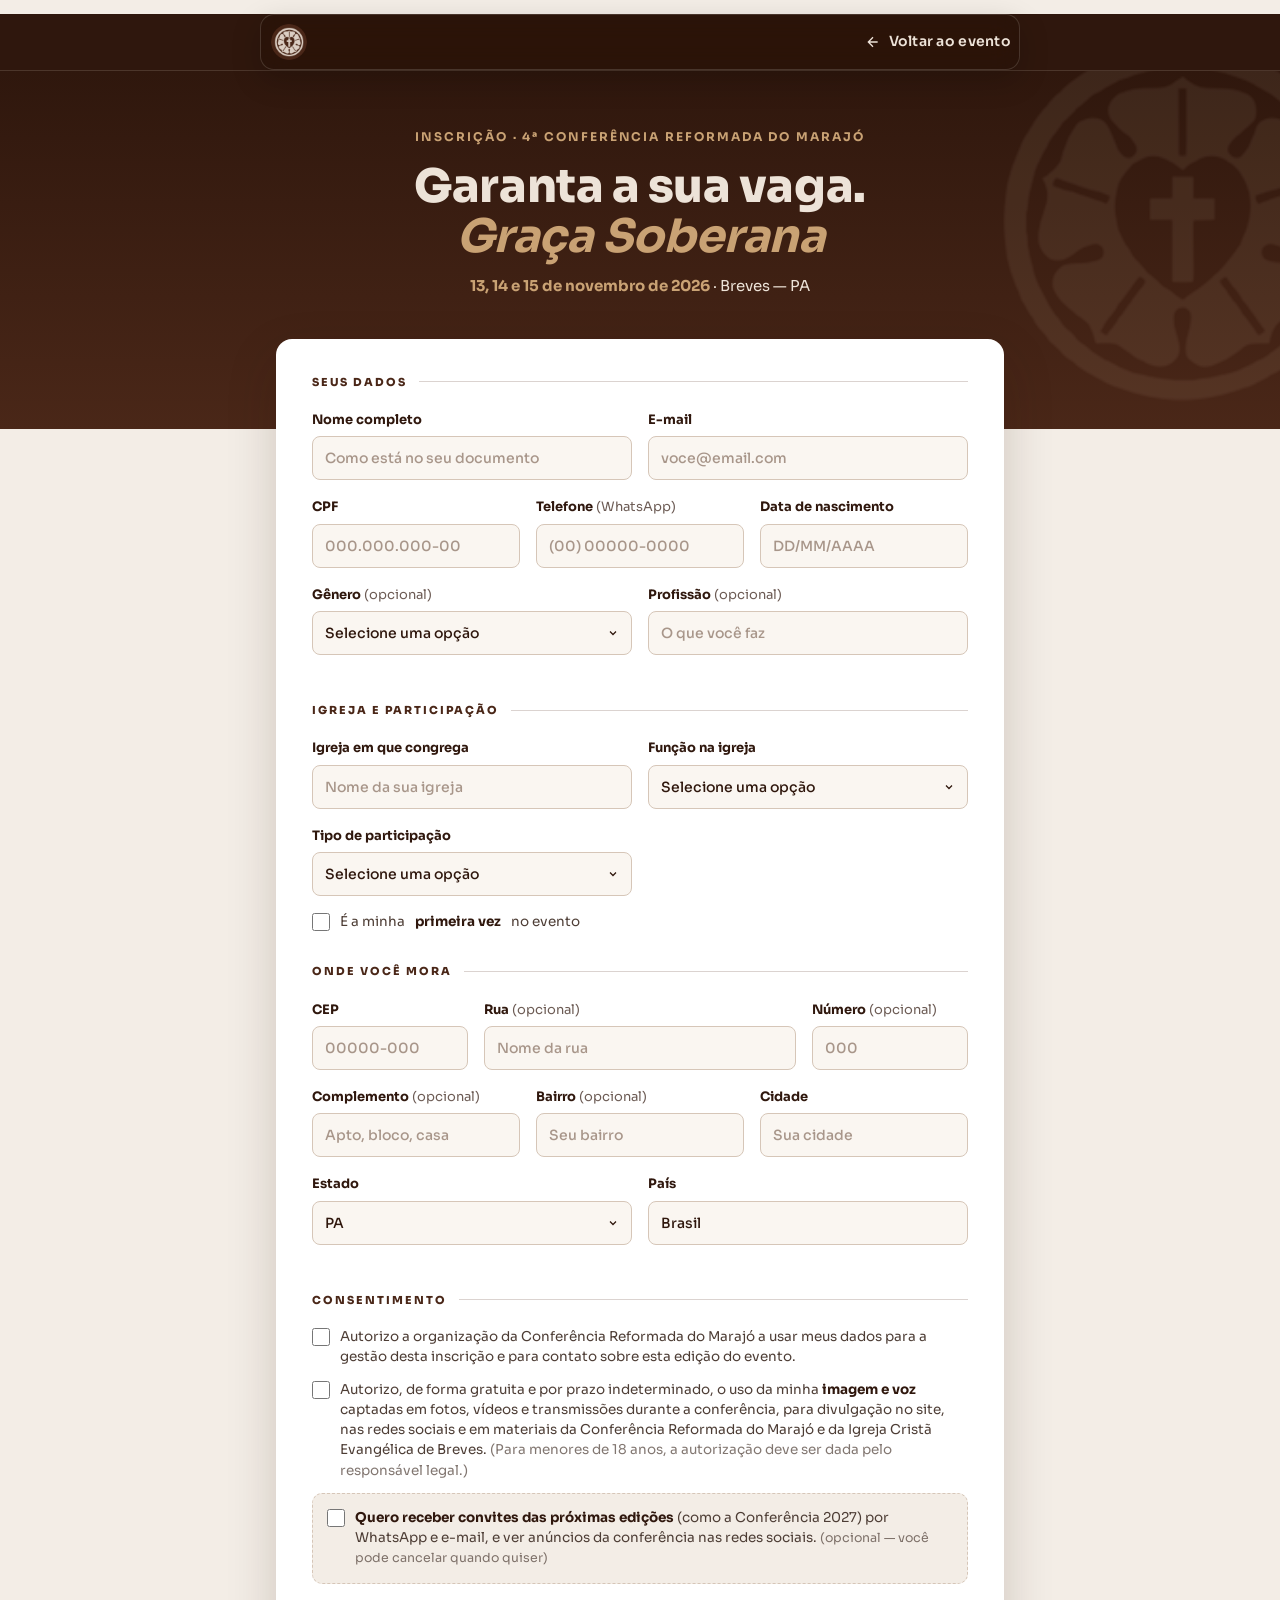
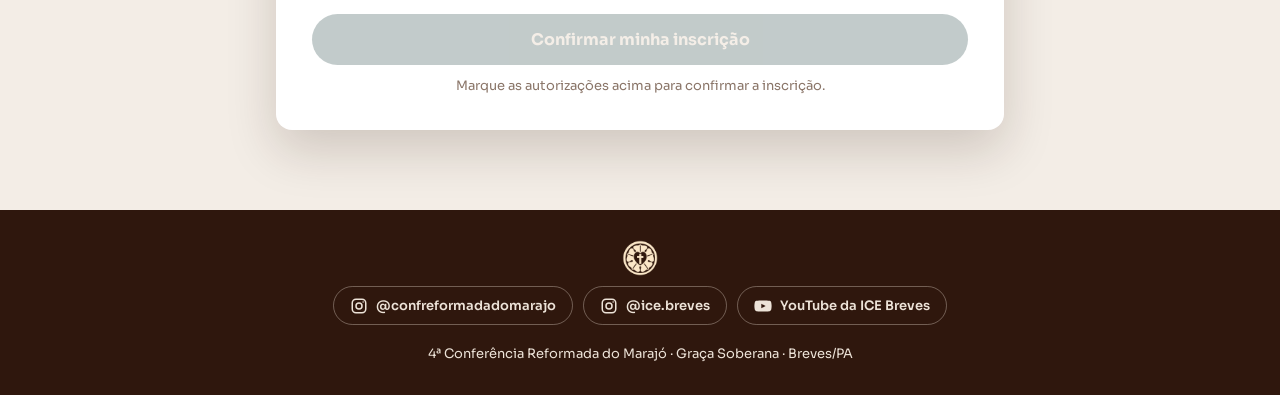
<file: inscricao.html>
<!doctype html>
<html lang="pt-BR">
<head>
<meta charset="utf-8">
<meta name="viewport" content="width=device-width,initial-scale=1">
<title>Inscrição · Graça Soberana</title>
<meta name="description" content="Inscreva-se na 4ª Conferência Reformada do Marajó — Graça Soberana. 13, 14 e 15 de novembro de 2026, Breves/PA.">
<meta name="theme-color" content="#2f170d">
<link rel="icon" href="img/favicon.png?v=2027">
<link rel="apple-touch-icon" href="img/icone.png?v=2027">
<link rel="preconnect" href="https://fonts.googleapis.com">
<link rel="preconnect" href="https://fonts.gstatic.com" crossorigin>
<link href="https://fonts.googleapis.com/css2?family=Sora:wght@300;400;500;600;700;800&family=Playfair+Display:ital,wght@1,400;1,600&display=swap" rel="stylesheet">
<link rel="stylesheet" href="style.css">
<script src="tracking.js"></script>
</head>
<body class="page-form">

<header class="form-header">
  <div class="wrap nav">
    <a class="logo" href="index.html" aria-label="Página inicial"><img src="img/icone.png" alt=""></a>
    <a class="back" href="index.html">
      <svg width="16" height="16" viewBox="0 0 24 24" fill="none" stroke="currentColor" stroke-width="2" aria-hidden="true"><path d="M19 12H5M12 19l-7-7 7-7"/></svg>
      Voltar ao evento</a>
  </div>
</header>

<section class="form-hero">
  <img class="watermark" src="img/rosa.png" alt="" aria-hidden="true">
  <p class="eyebrow">Inscrição · 4ª Conferência Reformada do Marajó</p>
  <h1>Garanta a sua vaga.<br><span>Graça Soberana</span></h1>
  <p class="when"><strong>13, 14 e 15 de novembro de 2026</strong> · <span style="white-space:nowrap">Breves — PA</span></p>
</section>

<main class="form-main">
  <form id="form" class="card" novalidate>

    <fieldset>
      <legend>Seus dados</legend>
      <div class="row r2">
        <label>Nome completo
          <input name="nome" required autocomplete="name" placeholder="Como está no seu documento"></label>
        <label>E-mail
          <input name="email" type="email" required autocomplete="email" placeholder="voce@email.com"></label>
      </div>
      <div class="row r3">
        <label>CPF
          <input name="cpf" required inputmode="numeric" data-mask="cpf" placeholder="000.000.000-00"></label>
        <label>Telefone <i>(WhatsApp)</i>
          <input name="telefone" type="tel" required autocomplete="tel" data-mask="tel" placeholder="(00) 00000-0000"></label>
        <label>Data de nascimento
          <input name="nascimento" required inputmode="numeric" data-mask="data" placeholder="DD/MM/AAAA"></label>
      </div>
      <div class="row r2">
        <label>Gênero <i>(opcional)</i>
          <select name="genero">
            <option value="">Selecione uma opção</option>
            <option>Masculino</option><option>Feminino</option>
          </select></label>
        <label>Profissão <i>(opcional)</i>
          <input name="profissao" placeholder="O que você faz"></label>
      </div>
    </fieldset>

    <fieldset>
      <legend>Igreja e participação</legend>
      <div class="row r2">
        <label>Igreja em que congrega
          <input name="igreja" required placeholder="Nome da sua igreja"></label>
        <label>Função na igreja
          <select name="funcao" required>
            <option value="">Selecione uma opção</option>
            <option>Membro</option><option>Pastor</option><option>Presbítero</option><option>Diácono</option>
            <option>Líder de ministério</option><option>Seminarista</option><option>Visitante / não membro</option><option>Outra</option>
          </select></label>
      </div>
      <div class="row r2">
        <label>Tipo de participação
          <select name="participacao" required>
            <option value="">Selecione uma opção</option>
            <option>Todos os dias (13 a 15)</option>
            <option>Somente sexta-feira (13)</option>
            <option>Somente sábado (14)</option>
            <option>Somente domingo (15)</option>
          </select></label>
      </div>
      <label class="check"><input type="checkbox" name="primeira_vez" value="Sim"> É a minha <b>primeira vez</b> no evento</label>
    </fieldset>

    <fieldset>
      <legend>Onde você mora</legend>
      <div class="row r-cep">
        <label>CEP
          <input name="cep" required inputmode="numeric" data-mask="cep" autocomplete="postal-code" placeholder="00000-000"></label>
        <label>Rua <i>(opcional)</i>
          <input name="rua" autocomplete="address-line1" placeholder="Nome da rua"></label>
        <label>Número <i>(opcional)</i>
          <input name="numero" placeholder="000"></label>
      </div>
      <div class="row r3">
        <label>Complemento <i>(opcional)</i>
          <input name="complemento" placeholder="Apto, bloco, casa"></label>
        <label>Bairro <i>(opcional)</i>
          <input name="bairro" placeholder="Seu bairro"></label>
        <label>Cidade
          <input name="cidade" required autocomplete="address-level2" placeholder="Sua cidade"></label>
      </div>
      <div class="row r2">
        <label>Estado
          <select name="estado" required>
            <option value="">Selecione uma opção</option>
            <option>AC</option><option>AL</option><option>AP</option><option>AM</option><option>BA</option><option>CE</option><option>DF</option>
            <option>ES</option><option>GO</option><option>MA</option><option>MT</option><option>MS</option><option>MG</option><option selected>PA</option>
            <option>PB</option><option>PR</option><option>PE</option><option>PI</option><option>RJ</option><option>RN</option><option>RS</option>
            <option>RO</option><option>RR</option><option>SC</option><option>SP</option><option>SE</option><option>TO</option><option>Outro país</option>
          </select></label>
        <label>País
          <input name="pais" required value="Brasil" autocomplete="country-name"></label>
      </div>
    </fieldset>

    <fieldset>
      <legend>Consentimento</legend>
      <label class="check"><input type="checkbox" name="consentimento" value="Sim" required>
        Autorizo a organização da Conferência Reformada do Marajó a usar meus dados para a gestão desta inscrição e para contato sobre esta edição do evento.</label>
      <label class="check"><input type="checkbox" name="uso_imagem" value="Sim" required>
        <span>Autorizo, de forma gratuita e por prazo indeterminado, o uso da minha <b>imagem e voz</b> captadas em fotos, vídeos e transmissões durante a conferência, para divulgação no site, nas redes sociais e em materiais da Conferência Reformada do Marajó e da Igreja Cristã Evangélica de Breves. <i>(Para menores de 18 anos, a autorização deve ser dada pelo responsável legal.)</i></span></label>
      <label class="check optin"><input type="checkbox" name="aceita_novidades" value="Sim">
        <span><b>Quero receber convites das próximas edições</b> (como a Conferência 2027) por WhatsApp e e-mail, e ver anúncios da conferência nas redes sociais. <i>(opcional — você pode cancelar quando quiser)</i></span></label>
    </fieldset>

    <p class="form-error" id="erro" role="alert" hidden></p>
    <button class="btn submit" type="submit" disabled>Confirmar minha inscrição</button>
    <p class="consent-hint" id="consentHint">Marque as autorizações acima para confirmar a inscrição.</p>
  </form>

  <div class="card done" id="sucesso" hidden tabindex="-1">
    <img src="img/icone.png" alt="">
    <h2>Inscrição confirmada!</h2>
    <p>Obrigado, <strong id="sucesso-nome"></strong>. Recebemos sua inscrição para a <b>Graça Soberana</b>, nos dias 13, 14 e 15 de novembro, em Breves — PA.</p>
    <p>Em breve entraremos em contato pelo WhatsApp ou e-mail informado.</p>
    <a class="btn" href="index.html">Voltar ao evento</a>
  </div>
</main>

<footer>
  <img src="img/rosa.png" alt="">
  <div class="social">
    <a href="https://www.instagram.com/confreformadadomarajo/" target="_blank" rel="noopener">
      <svg viewBox="0 0 24 24" width="18" height="18" fill="none" stroke="currentColor" stroke-width="2" aria-hidden="true"><rect x="3" y="3" width="18" height="18" rx="5"/><circle cx="12" cy="12" r="4"/><circle cx="17.5" cy="6.5" r="1" fill="currentColor" stroke="none"/></svg>
      @confreformadadomarajo</a>
    <a href="https://www.instagram.com/ice.breves/" target="_blank" rel="noopener">
      <svg viewBox="0 0 24 24" width="18" height="18" fill="none" stroke="currentColor" stroke-width="2" aria-hidden="true"><rect x="3" y="3" width="18" height="18" rx="5"/><circle cx="12" cy="12" r="4"/><circle cx="17.5" cy="6.5" r="1" fill="currentColor" stroke="none"/></svg>
      @ice.breves</a>
    <a href="https://www.youtube.com/@IgrejaCrist%C3%A3Evang%C3%A9licaBreves-P" target="_blank" rel="noopener">
      <svg viewBox="0 0 24 24" width="18" height="18" fill="currentColor" aria-hidden="true"><path d="M23 7.2a3 3 0 0 0-2.1-2.1C19 4.6 12 4.6 12 4.6s-7 0-8.9.5A3 3 0 0 0 1 7.2 31 31 0 0 0 .5 12a31 31 0 0 0 .5 4.8 3 3 0 0 0 2.1 2.1c1.9.5 8.9.5 8.9.5s7 0 8.9-.5a3 3 0 0 0 2.1-2.1 31 31 0 0 0 .5-4.8 31 31 0 0 0-.5-4.8zM9.75 15.02V8.98L15.5 12l-5.75 3.02z"/></svg>
      YouTube da ICE Breves</a>
  </div>
  4ª Conferência Reformada do Marajó · Graça Soberana · Breves/PA
</footer>

<script>
// ===== Edite aqui =====
// URL do "App da Web" do Google Apps Script (veja o arquivo google-apps-script.gs).
// Enquanto estiver vazio, o formulário NÃO envia os dados (apenas simula, para testes).
const ENDPOINT = "https://script.google.com/macros/s/AKfycbyOmeUepgjIdIoGSg8VUuMnpNWjtDxH8jsrORm-I0b5lf6218iZ82e05mleo9BNFbed/exec";
// ======================

const form = document.getElementById('form');
const erro = document.getElementById('erro');
rastrear('InscricaoIniciada');

// Máscaras
const masks = {
  cpf:  v => v.slice(0, 11).replace(/(\d{3})(\d)/, '$1.$2').replace(/(\d{3})(\d)/, '$1.$2').replace(/(\d{3})(\d{1,2})$/, '$1-$2'),
  tel:  v => v.slice(0, 11).replace(/^(\d{2})(\d)/, '($1) $2').replace(/(\d)(\d{4})$/, '$1-$2'),
  data: v => v.slice(0, 8).replace(/^(\d{2})(\d)/, '$1/$2').replace(/^(\d{2}\/\d{2})(\d)/, '$1/$2'),
  cep:  v => v.slice(0, 8).replace(/^(\d{5})(\d)/, '$1-$2')
};
form.querySelectorAll('[data-mask]').forEach(i => i.addEventListener('input', () => {
  i.value = masks[i.dataset.mask](i.value.replace(/\D/g, ''));
}));

// Validações extras
function cpfValido(c) {
  c = c.replace(/\D/g, '');
  if (c.length !== 11 || /^(\d)\1+$/.test(c)) return false;
  for (let t = 9; t < 11; t++) {
    let s = 0;
    for (let i = 0; i < t; i++) s += c[i] * (t + 1 - i);
    if (((s * 10) % 11) % 10 != c[t]) return false;
  }
  return true;
}
function dataValida(d) {
  const m = d.match(/^(\d{2})\/(\d{2})\/(\d{4})$/);
  if (!m) return false;
  const dt = new Date(m[3], m[2] - 1, m[1]);
  return dt.getDate() == m[1] && dt.getMonth() == m[2] - 1 && m[3] > 1900 && dt < new Date();
}
const extras = {
  cpf: i => cpfValido(i.value) || 'CPF inválido.',
  telefone: i => i.value.replace(/\D/g, '').length >= 10 || 'Telefone incompleto.',
  nascimento: i => dataValida(i.value) || 'Data de nascimento inválida.',
  cep: i => i.value.replace(/\D/g, '').length === 8 || 'CEP incompleto.'
};

// Preenche o endereço pelo CEP (ViaCEP)
form.cep.addEventListener('input', async () => {
  const cep = form.cep.value.replace(/\D/g, '');
  if (cep.length !== 8) return;
  try {
    const r = await (await fetch(`https://viacep.com.br/ws/${cep}/json/`)).json();
    if (r.erro) return;
    if (!form.rua.value) form.rua.value = r.logradouro || '';
    if (!form.bairro.value) form.bairro.value = r.bairro || '';
    form.cidade.value = r.localidade || form.cidade.value;
    if (r.uf) form.estado.value = r.uf;
    form.numero.focus();
  } catch (e) { /* sem internet: a pessoa preenche manualmente */ }
});

function validar() {
  let primeiro = null;
  form.querySelectorAll('input, select').forEach(i => {
    let msg = '';
    if (i.required && (i.type === 'checkbox' ? !i.checked : !i.value.trim())) msg = 'Campo obrigatório.';
    else if (i.type === 'email' && i.value && !i.checkValidity()) msg = 'E-mail inválido.';
    else if (i.value && extras[i.name]) { const r = extras[i.name](i); if (r !== true) msg = r; }
    const box = i.closest('label');
    box.classList.toggle('invalid', !!msg);
    box.querySelector('.msg')?.remove();
    if (msg && i.type !== 'checkbox') box.insertAdjacentHTML('beforeend', `<small class="msg">${msg}</small>`);
    if (msg && !primeiro) primeiro = i;
  });
  if (primeiro) primeiro.focus();
  return !primeiro;
}
form.addEventListener('input', e => {
  const box = e.target.closest('label');
  if (box?.classList.contains('invalid')) { box.classList.remove('invalid'); box.querySelector('.msg')?.remove(); }
});

// O botão só libera quando a pessoa marca as autorizações obrigatórias
const btnEnviar = form.querySelector('.submit');
const autorizacoes = [form.consentimento, form.uso_imagem];
const dica = document.getElementById('consentHint');
function liberarEnvio() {
  const ok = autorizacoes.every(c => c.checked);
  btnEnviar.disabled = !ok;
  dica.hidden = ok;
}
autorizacoes.forEach(c => c.addEventListener('change', liberarEnvio));
liberarEnvio();

form.addEventListener('submit', async e => {
  e.preventDefault();
  erro.hidden = true;
  if (!autorizacoes.every(c => c.checked)) return;
  if (!validar()) { erro.textContent = 'Confira os campos destacados.'; erro.hidden = false; return; }

  const btn = form.querySelector('.submit');
  btn.disabled = true; btn.textContent = 'Enviando…';
  const dados = Object.fromEntries(new FormData(form));
  dados.primeira_vez = dados.primeira_vez || 'Não';
  dados.aceita_novidades = dados.aceita_novidades || 'Não';
  dados.uso_imagem = dados.uso_imagem || 'Não';
  dados.data_inscricao = new Date().toLocaleString('pt-BR');

  try {
    if (ENDPOINT) {
      // text/plain evita o bloqueio de CORS do Google Apps Script
      await fetch(ENDPOINT, { method: 'POST', mode: 'no-cors', headers: { 'Content-Type': 'text/plain;charset=utf-8' }, body: JSON.stringify(dados) });
    } else {
      console.warn('ENDPOINT não configurado — inscrição apenas simulada:', dados);
    }
    rastrear('InscricaoConfirmada', { participacao: dados.participacao, primeira_vez: dados.primeira_vez });
    document.getElementById('sucesso-nome').textContent = dados.nome.split(' ')[0];
    form.hidden = true;
    const ok = document.getElementById('sucesso');
    ok.hidden = false; ok.focus();
    scrollTo({ top: document.querySelector('.form-main').offsetTop - 120, behavior: 'smooth' });
  } catch (err) {
    erro.textContent = 'Não foi possível enviar agora. Verifique sua conexão e tente novamente.';
    erro.hidden = false;
    btn.textContent = 'Confirmar minha inscrição';
    liberarEnvio();
  }
});
</script>
</body>
</html>
</file>
<file: style.css>
:root{
  --teal:#4A2718;
  --teal-2:#5b3322;
  --teal-3:#2f170d;
  --cream:#EDE3D8;
  --sand:#DBCEC3;
  --ink:#4d3d35;
  --gray:#e7ded4;
  --gutter:20px;
}
*{box-sizing:border-box;margin:0;padding:0}
html{scroll-behavior:smooth;scroll-padding-top:64px;-webkit-text-size-adjust:100%;text-size-adjust:100%}
/* trava a rolagem da página enquanto o menu do celular ou a biografia estão abertos
   (só no html: no body ele quebraria o cabeçalho fixo) */
html.locked{overflow:hidden}
body{font-family:Sora,system-ui,sans-serif;background:var(--teal-2);color:var(--cream);line-height:1.65;-webkit-font-smoothing:antialiased}
img{max-width:100%;display:block}
a{color:inherit}
a,button,[role=button]{-webkit-tap-highlight-color:transparent}
/* as margens laterais respeitam o recorte da câmera dos celulares deitados */
.wrap{max-width:960px;margin:0 auto;padding:0 20px;padding:0 max(var(--gutter),env(safe-area-inset-right)) 0 max(var(--gutter),env(safe-area-inset-left))}

/* ---------- Header ---------- */
/* menu flutuante de vidro sobre o vídeo do topo; escurece depois que o topo sai da tela */
.site-header{position:fixed;top:0;left:0;right:0;z-index:30;padding-top:env(safe-area-inset-top,0px);pointer-events:none}
.site-header>.nav{pointer-events:auto}
.nav{display:flex;align-items:center;justify-content:space-between;gap:8px;height:56px;max-width:760px;margin:14px auto 0;padding:0 8px 0 10px;
  border-radius:14px;background:rgba(30,16,10,.38);border:1px solid rgba(237,227,216,.16);
  -webkit-backdrop-filter:blur(14px) saturate(1.3);backdrop-filter:blur(14px) saturate(1.3);box-shadow:0 10px 30px rgba(0,0,0,.18);
  transition:background .35s,box-shadow .35s}
.solid .nav{background:rgba(47,23,13,.92);box-shadow:0 12px 30px rgba(0,0,0,.3)}
.nav .logo img{width:36px;height:36px;border-radius:50%}
.menu{list-style:none;display:flex;gap:4px;margin:0 auto}
.nav a{text-decoration:none;font-size:13px;font-weight:600;color:var(--cream);letter-spacing:.02em}
.menu a{display:block;padding:8px 14px;border-radius:9px;opacity:.88;transition:background .2s,opacity .2s}
.menu a.active{opacity:1;background:rgba(237,227,216,.1)}
.nav .pill{background:var(--cream);color:var(--teal-3);font-weight:700;padding:9px 16px;border-radius:9px;transition:background .2s,transform .15s}
@media (hover:hover){
  .menu a:hover{opacity:1;background:rgba(237,227,216,.12)}
  .nav .pill:hover{background:#fff}
}
.nav .pill:active{transform:scale(.95)}
.burger{display:none}

/* Menu do celular: o hambúrguer abre um painel com todos os links do desktop */
@media (max-width:680px){
  .nav{margin:10px 12px 0;margin:10px max(12px,env(safe-area-inset-right)) 0 max(12px,env(safe-area-inset-left));position:relative}
  .menu-open .nav{background:rgba(47,23,13,.97)}
  .nav .pill{order:1;margin-left:auto;padding:9px 14px}
  .burger{order:2;display:grid;place-items:center;width:44px;height:44px;margin:0 0 0 4px;padding:0;background:none;border:0;border-radius:50%;color:var(--cream);cursor:pointer;transition:background .2s}
  .burger span,.burger span::before,.burger span::after{display:block;width:22px;height:2px;border-radius:2px;background:currentColor;transition:transform .35s cubic-bezier(.6,0,.2,1),background-color .2s}
  .burger span{position:relative}
  .burger span::before,.burger span::after{content:"";position:absolute;left:0}
  .burger span::before{top:-7px}
  .burger span::after{top:7px}
  .burger:active{background:rgba(237,227,216,.14)}
  .burger:focus-visible{outline:2px solid var(--cream);outline-offset:2px}
  .menu-open .burger span{background-color:transparent}
  .menu-open .burger span::before{transform:translateY(7px) rotate(45deg)}
  .menu-open .burger span::after{transform:translateY(-7px) rotate(-45deg)}

  .menu{position:absolute;top:calc(100% + 8px);left:0;right:0;flex-direction:column;gap:0;margin:0;padding:4px 18px 10px;border-radius:14px;
    background:rgba(47,23,13,.97);box-shadow:0 18px 30px rgba(0,0,0,.3);max-height:calc(100vh - 90px);max-height:calc(100dvh - 90px);overflow:auto;overscroll-behavior:contain;
    visibility:hidden;clip-path:inset(0 0 100% 0);transition:clip-path .3s cubic-bezier(.6,0,.2,1),visibility 0s .3s}
  .menu-open .menu{visibility:visible;clip-path:inset(0 0 -60px 0);transition:clip-path .45s cubic-bezier(.2,.8,.2,1)}
  .menu li{--i:0;opacity:0;transform:translateY(-8px);transition:opacity .2s,transform .2s}
  .menu li:nth-child(2){--i:1}.menu li:nth-child(3){--i:2}.menu li:nth-child(4){--i:3}
  .menu-open .menu li{opacity:1;transform:none;transition:opacity .35s,transform .35s;transition-delay:calc(.08s + var(--i)*.05s)}
  .menu a{display:flex;align-items:center;gap:14px;padding:15px 4px;font-size:17px;border-radius:0;opacity:1;border-bottom:1px solid rgba(237,227,216,.12);transition:background .2s}
  .menu li:last-child a{border-bottom:0}
  .menu a::before{content:"";flex:none;width:7px;height:7px;border-radius:50%;background:rgba(237,227,216,.25);transition:background .3s,transform .3s}
  .menu a::after{content:"";flex:none;width:8px;height:8px;margin:0 6px 0 auto;border:solid currentColor;border-width:2px 2px 0 0;transform:rotate(45deg);opacity:.45}
  .menu a.active{background:none;color:#C9A274}
  .menu a.active::before{background:#C9A274;transform:scale(1.35)}
  .menu a:active{background:rgba(237,227,216,.07)}
  /* fundo escurecido sob o painel; tocar nele fecha o menu */
  .site-header::before{content:"";position:fixed;inset:0;z-index:-1;background:rgba(26,13,8,.5);pointer-events:auto;
    opacity:0;visibility:hidden;transition:opacity .3s,visibility 0s .3s}
  .menu-open::before{opacity:1;visibility:visible;transition:opacity .3s}
}

/* ---------- Hero ---------- */
/* o vídeo do anúncio cobre a tela inteira; textos embaixo, como numa capa de filme */
.hero{position:relative;overflow:hidden;min-height:100vh;min-height:100svh;display:flex;flex-direction:column;justify-content:flex-end;
  padding:110px 0 34px;padding-bottom:calc(34px + env(safe-area-inset-bottom,0px));background:#14100d;color:#fff}
.hero-video{position:absolute;inset:0;width:100%;height:100%;object-fit:cover}
.hero-shade{position:absolute;inset:0;pointer-events:none;
  background:linear-gradient(180deg,rgba(10,8,6,.55) 0%,rgba(10,8,6,0) 22%,rgba(10,8,6,0) 42%,rgba(10,8,6,.55) 70%,rgba(10,8,6,.88) 100%),
             linear-gradient(90deg,rgba(10,8,6,.45) 0%,rgba(10,8,6,0) 60%)}
.hero .wrap{position:relative;width:100%;max-width:1240px}
.hero-inner{display:flex;align-items:flex-end;justify-content:space-between;gap:30px;padding-bottom:18px;border-bottom:1px solid rgba(255,255,255,.28)}
.hero-kicker{display:flex;align-items:center;gap:10px;margin-bottom:14px;font-size:13px;font-weight:600;letter-spacing:.14em;text-transform:uppercase;color:rgba(255,255,255,.85)}
.hero-kicker img{width:30px;height:30px;border-radius:50%}
.hero h1{font-size:clamp(34px,4.4vw,58px);font-weight:700;line-height:1;letter-spacing:-.03em;text-shadow:0 2px 30px rgba(0,0,0,.35)}
.hero-actions{display:flex;flex-wrap:wrap;align-items:center;gap:12px;margin-top:28px}
.btn-hero{display:inline-flex;align-items:center;gap:10px;padding:12px 20px;border-radius:8px;background:#fff;color:#1d1a17;
  font-size:14px;font-weight:600;text-decoration:none;transition:transform .2s,background .2s}
.btn-hero .dot{width:7px;height:7px;border-radius:50%;background:#C9A274;box-shadow:0 0 0 3px rgba(201,162,116,.3)}
.som{display:inline-flex;align-items:center;gap:9px;padding:11px 16px;border-radius:8px;border:1px solid rgba(255,255,255,.35);
  background:rgba(255,255,255,.08);color:#fff;font:600 14px Sora,sans-serif;cursor:pointer;
  -webkit-backdrop-filter:blur(8px);backdrop-filter:blur(8px);transition:background .2s,border-color .2s}
.som svg{width:18px;height:18px;fill:none;stroke:currentColor;stroke-width:1.8;stroke-linecap:round;stroke-linejoin:round}
.som .on,.som[aria-pressed=true] .off{display:none}
.som[aria-pressed=true] .on{display:block}
@media (hover:hover){
  .btn-hero:hover{transform:translateY(-2px)}
  .som:hover{background:rgba(255,255,255,.16);border-color:rgba(255,255,255,.6)}
}
.btn-hero:active,.som:active{transform:scale(.97)}
.btn-hero:focus-visible,.som:focus-visible,.hero-down:focus-visible{outline:2px solid #fff;outline-offset:3px}
.hero-side-title{font-size:clamp(17px,1.6vw,21px);font-weight:400;white-space:nowrap;color:rgba(255,255,255,.92)}
.hero-foot{display:flex;align-items:flex-start;justify-content:space-between;gap:30px;padding-top:20px}
.hero-down{flex:none;display:grid;place-items:center;width:40px;height:40px;border-radius:50%;border:1px solid rgba(255,255,255,.4);color:#fff;transition:background .2s,border-color .2s}
.hero-down svg{width:16px;height:16px;fill:none;stroke:currentColor;stroke-width:1.8;stroke-linecap:round;stroke-linejoin:round}
@media (hover:hover){.hero-down:hover{background:rgba(255,255,255,.12);border-color:#fff}}
.hero-foot p{max-width:380px;font-size:13.5px;line-height:1.6;color:rgba(255,255,255,.75)}
.hero-foot strong{color:#fff;font-weight:600}
@media (max-width:760px){
  .hero{padding-top:96px}
  .hero-inner{flex-direction:column;align-items:flex-start;gap:22px}
  .hero-foot{flex-direction:row-reverse}
  .hero-foot p{max-width:none}
}

/* ---------- Galeria (carrossel de fotos de 2026) ---------- */
.galeria{background:var(--teal-3);padding:90px 0 80px;overflow:hidden}
.galeria .wrap{max-width:1240px}
.galeria-head{display:flex;align-items:flex-end;justify-content:space-between;gap:30px;margin-bottom:36px}
.galeria h2{margin:8px 0 12px;text-transform:none;letter-spacing:-.01em;font-size:clamp(28px,3.6vw,42px);line-height:1.1;color:var(--cream)}
.galeria-sub{max-width:520px;opacity:.82;font-size:15.5px}
.galeria-nav{display:flex;gap:10px;flex:none}
.galeria-nav button{display:grid;place-items:center;width:48px;height:48px;border-radius:50%;border:1px solid rgba(237,227,216,.35);background:none;color:var(--cream);cursor:pointer;transition:background .2s,border-color .2s,transform .15s}
.galeria-nav svg{width:20px;height:20px;fill:none;stroke:currentColor;stroke-width:1.8;stroke-linecap:round;stroke-linejoin:round}
@media (hover:hover){.galeria-nav button:hover{background:var(--cream);color:var(--teal-3);border-color:var(--cream)}}
.galeria-nav button:active{transform:scale(.94)}
/* a faixa começa alinhada ao conteúdo e vaza até a borda direita da tela */
.carrossel{--borda:max(var(--gutter),calc((100vw - 1240px)/2 + var(--gutter)));display:flex;gap:16px;overflow-x:auto;scroll-snap-type:x mandatory;
  padding:0 var(--borda);scroll-padding:0 var(--borda);scrollbar-width:none;overscroll-behavior-x:contain}
.carrossel::-webkit-scrollbar{display:none}
.carrossel:focus-visible{outline:2px solid var(--cream);outline-offset:6px}
.foto{flex:0 0 clamp(220px,22vw,290px);margin:0;scroll-snap-align:start;border-radius:14px;overflow:hidden;background:var(--teal);box-shadow:0 18px 36px rgba(0,0,0,.3)}
.foto img{width:100%;height:auto;aspect-ratio:9/16;object-fit:cover;transition:transform .6s}
@media (hover:hover){.foto:hover img{transform:scale(1.04)}}
.carrossel-barra{height:2px;margin-top:30px;background:rgba(237,227,216,.15);border-radius:2px;overflow:hidden}
.carrossel-barra span{display:block;height:100%;width:20%;background:#C9A274;border-radius:2px;transition:transform .15s linear}
@media (max-width:760px){
  .galeria{padding:64px 0 60px}
  .galeria-head{flex-direction:column;align-items:flex-start;gap:20px;margin-bottom:28px}
  .foto{flex-basis:62vw}
}

/* ---------- Mantenedores ---------- */
.mantenedores{background:#f3ede6;color:var(--ink);padding:96px 0}
.mant-grid{max-width:1180px;display:grid;grid-template-columns:1.2fr 1fr;gap:64px;align-items:center}
.mantenedores h2{margin:14px 0 22px;color:var(--teal-3);text-transform:none;letter-spacing:-.01em;font-size:clamp(28px,3.6vw,40px);line-height:1.15}
.mant-text>p{font-size:16px;margin-bottom:16px}
.mant-text strong{color:var(--teal-3)}
.mant-itens{list-style:none;display:grid;gap:16px;margin:30px 0}
.mant-itens li{display:flex;gap:14px;align-items:flex-start;font-size:14.5px;line-height:1.5;color:#7a6a62}
.mant-itens b{display:block;color:var(--teal-3);font-size:15.5px}
.mant-itens svg{flex:none;width:42px;height:42px;padding:9px;border-radius:50%;background:rgba(74,39,24,.1);fill:none;stroke:var(--teal);stroke-width:1.6;stroke-linecap:round;stroke-linejoin:round}
.mantenedores blockquote{padding:18px 22px;border-left:4px solid var(--teal);background:rgba(74,39,24,.07);font-style:italic;color:var(--teal-3)}
.mantenedores blockquote cite{display:block;margin-top:6px;font-style:normal;font-weight:700;font-size:13px}
.pix-card{background:var(--teal);color:var(--cream);border-radius:20px;padding:38px 34px;text-align:center;box-shadow:0 24px 50px rgba(47,23,13,.3)}
.pix-kicker{font-size:12px;font-weight:700;letter-spacing:.16em;text-transform:uppercase;color:#C9A274}
.pix-qr{width:190px;height:190px;margin:20px auto 22px;padding:12px;background:#fff;border-radius:14px}
.pix-card h3{font-size:20px;line-height:1.3;color:var(--cream)}
.pix-label{margin-top:16px;font-size:12px;letter-spacing:.08em;text-transform:uppercase;opacity:.75}
.pix-copiar{display:inline-flex;align-items:center;gap:10px;margin-top:6px;padding:10px 16px;border-radius:10px;border:1px dashed rgba(237,227,216,.5);
  background:rgba(47,23,13,.5);color:var(--cream);font:700 18px Sora,sans-serif;letter-spacing:.03em;cursor:pointer;transition:background .2s,border-color .2s}
.pix-copiar svg{width:18px;height:18px;fill:none;stroke:currentColor;stroke-width:1.8;stroke-linecap:round;stroke-linejoin:round;opacity:.8}
@media (hover:hover){.pix-copiar:hover{background:rgba(47,23,13,.85);border-color:var(--cream)}}
.pix-copiar.copiado{border-style:solid;border-color:#CDB0A1}
.pix-ok{min-height:22px;margin-top:6px;font-size:13px;font-weight:600;color:#CDB0A1}
.mant-btn{margin-top:10px}
.pix-obs{margin-top:16px;font-size:13px;opacity:.8}
@media (max-width:900px){
  .mantenedores{padding:64px 0}
  .mant-grid{grid-template-columns:1fr;gap:44px}
}
@media (max-width:400px){.pix-card{padding:30px 18px}.pix-copiar{font-size:16px}}
.eyebrow-dark+h2{margin-top:14px}

.btn{display:inline-block;background:var(--cream);color:var(--teal-3);text-decoration:none;font-weight:700;font-size:15px;
  padding:12px 28px;border-radius:999px;box-shadow:0 8px 22px rgba(0,0,0,.25);transition:transform .2s,box-shadow .2s}
@media (hover:hover){.btn:hover{transform:translateY(-2px);box-shadow:0 12px 28px rgba(0,0,0,.3)}}
.btn:active{transform:scale(.97);box-shadow:0 4px 14px rgba(0,0,0,.25)}
.hero .btn{margin-top:28px;padding:15px 36px;font-size:17px}

.countdown{display:flex;justify-content:center;gap:12px;margin-top:30px}
.countdown div{min-width:70px;padding:10px 6px;border:1px solid rgba(237,227,216,.35);border-radius:8px;background:rgba(47,23,13,.35)}
.countdown b{display:block;font-size:26px;font-weight:800;line-height:1.1;font-variant-numeric:tabular-nums}
.countdown span{font-size:11px;text-transform:uppercase;letter-spacing:.08em;opacity:.8}

/* ---------- Igreja anfitriã ---------- */
.igreja{background:#f3ede6;color:var(--ink);padding:96px 0}
.igreja-grid{max-width:1180px;display:grid;grid-template-columns:1.05fr 1fr;gap:64px;align-items:center}
.eyebrow-dark{display:flex;align-items:center;gap:10px;font-size:14px;font-weight:600;letter-spacing:.08em;text-transform:uppercase;color:var(--teal)}
.eyebrow-dark img{width:34px;height:34px;border-radius:50%}
.igreja h2{margin:14px 0 22px;color:var(--teal-3);text-transform:none;letter-spacing:-.01em;font-size:clamp(28px,3.6vw,40px);line-height:1.15}
.igreja-text>p{font-size:16px;margin-bottom:16px}
.igreja-text strong{color:var(--teal-3)}
.igreja h3{margin:34px 0 16px;font-size:18px;font-weight:700;color:var(--teal-3)}
.features{list-style:none;display:grid;grid-template-columns:1fr 1fr;gap:18px 28px}
.features li{display:flex;gap:12px;align-items:flex-start;font-size:14.5px;line-height:1.5;color:#7a6a62}
.features svg{flex:none;width:26px;height:26px;fill:none;stroke:var(--teal);stroke-width:1.6;stroke-linecap:round;stroke-linejoin:round}
.igreja-foto{margin:0}
.igreja-foto img{width:100%;height:auto;aspect-ratio:16/10;object-fit:cover;border-radius:18px;box-shadow:0 24px 50px rgba(47,23,13,.25)}
.igreja-foto figcaption{display:flex;align-items:center;gap:6px;margin-top:14px;font-size:13px;color:#7a6a62}
.igreja-foto figcaption::before{content:"";width:8px;height:8px;border-radius:50%;background:var(--teal)}
@media (max-width:900px){
  .igreja{padding:64px 0}
  .igreja-grid{grid-template-columns:1fr;gap:40px}
  .igreja-foto{order:-1}
}
@media (max-width:560px){
  .features{grid-template-columns:1fr}
}

/* ---------- Sobre ---------- */
.sobre{background:var(--gray);color:var(--ink);padding:96px 0}
.sobre .wrap{max-width:1180px}
.sobre-grid{display:grid;grid-template-columns:1.15fr 1fr;gap:64px;align-items:start}

/* Linha do tempo das edições (solas da Reforma) */
.historia{position:sticky;top:90px;background:var(--teal);color:var(--cream);border-radius:16px;padding:34px 32px;box-shadow:0 20px 44px rgba(47,23,13,.25)}
.sobre .historia-kicker{margin:0;font-size:12px;font-weight:700;letter-spacing:.16em;text-transform:uppercase;color:#C9A274}
.historia h3{font-size:26px;font-weight:800;color:var(--cream);margin:6px 0 10px}
.sobre .historia-intro{font-size:14px;opacity:.85;margin-bottom:26px}
.timeline{list-style:none;position:relative}
.timeline::before{content:"";position:absolute;left:21px;top:8px;bottom:8px;width:2px;background:rgba(237,227,216,.25)}
.timeline li{position:relative;display:grid;grid-template-columns:44px 1fr;gap:16px;padding-bottom:22px}
.timeline li:last-child{padding-bottom:0}
.timeline .ed{position:relative;z-index:1;width:44px;height:44px;border-radius:50%;display:grid;place-items:center;
  background:var(--teal-3);border:2px solid rgba(237,227,216,.45);font-weight:800;font-size:14px}
.timeline small{display:block;font-size:12px;letter-spacing:.04em;opacity:.8}
.timeline small em{font-style:italic;color:#C9A274}
.timeline strong{display:block;font-size:17px;line-height:1.3;margin:2px 0 3px;color:var(--cream)}
.timeline .ref{display:block;font-size:13px;font-style:italic;opacity:.8}
.timeline .who{display:block;font-size:12.5px;opacity:.7;margin-top:4px}
.timeline .atual .ed{background:#C9A274;border-color:#C9A274;color:var(--teal-3)}
.timeline .atual strong{color:#C9A274;font-size:19px}
.timeline .atual small b{display:inline-block;margin-left:4px;padding:1px 8px;border-radius:999px;background:var(--cream);color:var(--teal-3);font-size:10.5px;text-transform:uppercase;letter-spacing:.06em}
.timeline .futura .ed{background:transparent;border-style:dashed}
.timeline .futura strong{opacity:.6;font-weight:600}
/* No celular a trajetória não fica fixa ao lado do texto: a linha dourada se preenche até a edição atual e cada edição acende conforme a rolagem */
.timeline.progress::after{content:"";position:absolute;left:21px;top:8px;width:2px;height:var(--fim,0);background:#C9A274;transform-origin:top;transform:scaleY(var(--p,0));transition:transform .15s linear}
.timeline.progress li>div{transition:opacity .5s}
.timeline.progress .ed{transition:transform .5s cubic-bezier(.3,1.6,.5,1),background-color .4s,border-color .4s,color .4s}
.timeline.progress li:not(.on)>div{opacity:.35}
.timeline.progress li:not(.on) .ed{transform:scale(.86);background:var(--teal-3);border-color:rgba(237,227,216,.2);color:rgba(237,227,216,.45)}
@media (max-width:900px){
  .sobre-grid{grid-template-columns:1fr;gap:44px}
  .historia{position:static;padding:28px 22px}
}
.badge{width:116px;height:116px;margin:0 auto 44px;border-radius:50%;background:var(--teal);display:grid;place-items:center;box-shadow:0 10px 24px rgba(74,39,24,.3)}
.badge img{width:86px}
.sobre h2{color:var(--teal);text-align:center}
.sobre p{font-size:15.5px;margin-bottom:20px}
.sobre blockquote{margin:30px 0;padding:18px 22px;border-left:4px solid var(--teal);background:rgba(74,39,24,.07);font-style:italic;color:var(--teal-3)}
.sobre blockquote cite{display:block;margin-top:6px;font-style:normal;font-weight:700;font-size:13px}

/* ---------- Seções escuras ---------- */
section.dark{padding:84px 0;text-align:center}
section.alt{background:var(--teal)}
h2{font-size:clamp(24px,3.2vw,30px);font-weight:800;letter-spacing:.04em;color:var(--sand);margin-bottom:44px;text-transform:uppercase}

/* ---------- Programação ---------- */
.agenda{background:var(--teal-3)}
.agenda h2{margin-bottom:10px}
.agenda-sub{margin-bottom:44px;opacity:.85}
.day{display:grid;grid-template-columns:190px 1fr;gap:36px;padding:34px 0;border-top:1px solid rgba(237,227,216,.18);text-align:left}
.day:last-child{border-bottom:1px solid rgba(237,227,216,.18)}
.day:nth-of-type(1){--day:var(--cream)}
.day:nth-of-type(2){--day:#C9A274}
.day:nth-of-type(3){--day:#CDB0A1}
.day-date{display:grid;grid-template-columns:auto 1fr;grid-template-areas:"tag num" "mes mes";align-items:end;column-gap:10px;align-self:start;position:sticky;top:80px}
.day-date .tag{grid-area:tag;margin-bottom:12px;padding:2px 9px;border-radius:4px;font-size:12px;font-weight:700;text-transform:uppercase;letter-spacing:.04em;color:var(--teal-3)}
.tag.t1{background:var(--cream)}.tag.t2{background:#C9A274}.tag.t3{background:#CDB0A1}
.day-date b{grid-area:num;font-size:68px;font-weight:800;line-height:1;letter-spacing:-.02em}
.day-date small{grid-area:mes;margin-top:6px;font-size:14px;opacity:.8}
.day-body{display:grid;grid-template-columns:repeat(auto-fit,minmax(min(250px,100%),1fr));gap:28px 36px;padding-left:36px;border-left:2px solid var(--day,rgba(237,227,216,.35))}
.period h3{font-size:13px;font-weight:700;text-transform:uppercase;letter-spacing:.1em;color:#C9A274;margin-bottom:12px}
.period ul{list-style:none}
.period li{position:relative;padding:6px 0 6px 66px;font-size:14.5px;line-height:1.45}
.period li time{position:absolute;left:0;font-weight:700;opacity:.75;font-variant-numeric:tabular-nums}
.period li em{display:block;font-size:13px;opacity:.75}
.period li.hl strong{color:var(--sand);font-weight:700}

/* ---------- Preletores ---------- */
#preletores .wrap{max-width:1120px}
.speakers{display:flex;flex-wrap:wrap;justify-content:center;gap:28px}
/* o cartão inteiro abre a biografia (o botão se estende por cima dele) */
.sp{position:relative;display:flex;flex-direction:column;flex:0 0 calc((100% - 4*28px)/5)}
.sp img{width:100%;aspect-ratio:600/740;object-fit:cover;border-radius:6px;margin-bottom:18px;box-shadow:0 14px 30px rgba(0,0,0,.25);transition:transform .3s,box-shadow .3s}
.sp h3{font-size:17px;font-weight:700;color:var(--sand);line-height:1.3}
.sp small{display:block;font-size:12px;letter-spacing:.08em;text-transform:uppercase;opacity:.7;margin-bottom:4px}
.sp button{align-self:center;margin-top:auto;padding-top:8px;background:none;border:0;color:var(--cream);font:300 16px Sora,sans-serif;cursor:pointer}
.sp button::after{content:"";position:absolute;inset:0;border-radius:8px}
.sp button:focus-visible{outline:0}
.sp button:focus-visible::after{outline:2px solid var(--cream);outline-offset:6px}
@media (hover:hover){
  .sp:hover img{transform:translateY(-4px)}
  .sp:hover button{text-decoration:underline;text-underline-offset:4px}
}
.sp:active img{transform:translateY(-2px) scale(.98)}
/* no toque: a foto se ergue ao passar pelo meio da tela e o "Biografia" já aparece sublinhado */
@media (hover:none){
  .sp button{text-decoration:underline;text-decoration-color:rgba(237,227,216,.4);text-underline-offset:5px}
  .sp.in-view img{transform:translateY(-4px);box-shadow:0 22px 38px rgba(0,0,0,.33)}
  .sp.in-view:active img{transform:translateY(-2px) scale(.98)}
}

/* ---------- Local ---------- */
.local p{font-size:15px}
.maplink{display:inline-flex;align-items:center;gap:6px;margin-top:14px;padding:4px 0;font-size:14px;opacity:.85;text-decoration:none}
@media (hover:hover){.maplink:hover{opacity:1;text-decoration:underline}}
.maplink:active{opacity:1}
.map{width:100%;height:100%;min-height:360px;border:0;display:block;border-radius:10px}
.local-grid{display:grid;grid-template-columns:1.25fr 1fr;gap:32px;margin-top:34px;text-align:left;align-items:stretch}
.chegar{background:rgba(47,23,13,.55);border:1px solid rgba(237,227,216,.18);border-radius:10px;padding:28px 30px}
.chegar h3{font-size:22px;font-weight:800;color:var(--sand);margin-bottom:20px}
.via+.via{margin-top:22px;padding-top:20px;border-top:1px solid rgba(237,227,216,.15)}
.via h4{display:flex;align-items:center;flex-wrap:wrap;gap:4px 10px;font-size:13px;font-weight:700;letter-spacing:.1em;text-transform:uppercase;color:#C9A274;margin-bottom:8px}
.via h4 small{font-size:11px;font-weight:500;letter-spacing:.04em;text-transform:none;opacity:.8;color:var(--cream)}
.via h4 svg{width:20px;height:20px;fill:none;stroke:currentColor;stroke-width:1.7;stroke-linecap:round;stroke-linejoin:round}
.via p{font-size:15px}
.barcos{list-style:none}
.barcos li{padding:12px 0}
.barcos li+li{border-top:1px dashed rgba(237,227,216,.15)}
.barcos strong{display:block;font-size:15.5px;color:var(--sand)}
.barcos span{display:block;font-size:13.5px;opacity:.8;margin:2px 0 8px}
.barcos .em-breve{font-style:italic;margin-bottom:0}
.wa{display:inline-flex;align-items:center;gap:8px;padding:7px 14px;border-radius:999px;background:#B98E61;color:#2f170d;
  font-size:13.5px;font-weight:700;text-decoration:none;transition:transform .2s,box-shadow .2s}
.wa svg{width:17px;height:17px;fill:currentColor}
.wa-row{display:flex;flex-wrap:wrap;gap:8px}
@media (hover:hover){.wa:hover{transform:translateY(-1px);box-shadow:0 6px 16px rgba(0,0,0,.25)}}
.wa:active{transform:scale(.96);box-shadow:0 3px 10px rgba(0,0,0,.25)}
@media (max-width:860px){
  .local-grid{grid-template-columns:1fr}
  .map{min-height:300px;aspect-ratio:16/10;height:auto}
  .chegar{padding:24px 20px}
}

/* ---------- Inscrição (chamada) ---------- */
.cta .grid{display:grid;grid-template-columns:300px 1fr;gap:48px;align-items:center;text-align:left;max-width:780px;margin:0 auto}
.cta-card{position:relative;aspect-ratio:3/4;border-radius:8px;overflow:hidden;box-shadow:0 16px 36px rgba(0,0,0,.35)}
.cta-card::after{content:"";position:absolute;inset:0;background:linear-gradient(180deg,rgba(74,39,24,.92) 0%,rgba(74,39,24,.6) 42%,rgba(74,39,24,.15) 75%,rgba(74,39,24,.35) 100%)}
.cta-photo{position:absolute;inset:0;width:100%;height:100%;object-fit:cover;object-position:50% 70%}
.cta-logo{position:absolute;z-index:1;top:7%;left:50%;transform:translateX(-50%);width:84%;filter:drop-shadow(0 2px 8px rgba(0,0,0,.35))}
.cta h3{font-size:24px;color:var(--sand);margin-bottom:12px}
.cta ul{list-style:none;margin:18px 0 28px}
.cta li{padding:6px 0;border-bottom:1px solid rgba(237,227,216,.15);font-size:15px}
.cta li b{color:var(--sand)}

/* ---------- Rodapé ---------- */
footer{background:var(--teal-3);text-align:center;font-size:13px;padding:30px 20px;
  padding:30px max(20px,env(safe-area-inset-right)) calc(30px + env(safe-area-inset-bottom,0px)) max(20px,env(safe-area-inset-left))}
footer img{width:36px;margin:0 auto 10px}
.social{display:flex;flex-wrap:wrap;justify-content:center;gap:10px;margin:6px 0 18px}
.social a{display:inline-flex;align-items:center;gap:8px;padding:8px 16px;border:1px solid rgba(237,227,216,.35);border-radius:999px;
  text-decoration:none;font-size:13px;font-weight:600;transition:background .2s,border-color .2s,transform .15s}
@media (hover:hover){.social a:hover{background:rgba(237,227,216,.1);border-color:var(--cream)}}
.social a:active{background:rgba(237,227,216,.14);border-color:var(--cream);transform:scale(.97)}
.social svg{flex:none}

/* ---------- Botão flutuante do grupo do WhatsApp ---------- */
.wa-grupo{position:fixed;z-index:40;right:20px;right:max(20px,env(safe-area-inset-right));bottom:20px;bottom:calc(20px + env(safe-area-inset-bottom,0px));
  display:flex;align-items:center;gap:10px;padding:13px 22px 13px 16px;border-radius:999px;background:#B98E61;color:#2f170d;
  font-weight:800;font-size:15px;text-decoration:none;box-shadow:0 10px 28px rgba(0,0,0,.35);
  opacity:0;visibility:hidden;transform:translateY(24px) scale(.9);transition:opacity .35s,transform .35s cubic-bezier(.2,.8,.2,1),visibility 0s .35s,box-shadow .2s}
.wa-grupo svg{width:26px;height:26px;flex:none;fill:currentColor}
.wa-grupo.show{opacity:1;visibility:visible;transform:none;transition:opacity .35s,transform .45s cubic-bezier(.2,.8,.2,1),box-shadow .2s}
/* some enquanto o menu do celular ou a biografia estão abertos */
html.locked .wa-grupo{opacity:0;visibility:hidden}
@media (hover:hover){.wa-grupo:hover{transform:translateY(-2px);box-shadow:0 14px 34px rgba(0,0,0,.4)}}
.wa-grupo:active{transform:scale(.95)}
.wa-grupo:focus-visible{outline:3px solid var(--cream);outline-offset:3px}
@media (max-width:560px){
  .wa-grupo{right:max(16px,env(safe-area-inset-right));bottom:calc(16px + env(safe-area-inset-bottom,0px));padding:12px 18px 12px 14px;font-size:14px}
  .wa-grupo svg{width:24px;height:24px}
}
/* o rodapé ganha espaço extra para o botão não cobrir os links no final */
body:has(.wa-grupo) footer{padding-bottom:calc(96px + env(safe-area-inset-bottom,0px))}

/* ---------- Biografia (painel que sobe de baixo) ---------- */
.overlay{--dur:1s;position:fixed;inset:0;z-index:999;display:flex;align-items:flex-end;background:rgba(26,13,8,.45);
  visibility:hidden;opacity:0;transition:opacity .4s,visibility 0s .4s;touch-action:none}
.overlay.open{visibility:visible;opacity:1;transition:opacity .4s}
.sheet{position:relative;width:100%;display:grid;grid-template-columns:42% 58%;min-height:360px;
  opacity:0;transform:translate3d(0,100%,0);box-shadow:0 -12px 40px rgba(0,0,0,.3);overscroll-behavior:contain;touch-action:pan-y}
.overlay.open .sheet{animation:fadeInUp var(--dur) both}
.overlay.closing .sheet{animation:fadeOutDown calc(var(--dur)*.6) both}
@keyframes fadeInUp{from{opacity:0;transform:translate3d(0,100%,0)}to{opacity:1;transform:none}}
@keyframes fadeOutDown{from{opacity:1;transform:none}to{opacity:0;transform:translate3d(0,100%,0)}}
.sheet-left{background:var(--teal-3);display:flex;flex-direction:column;align-items:center;justify-content:center;padding:32px 16px;padding-left:max(16px,env(safe-area-inset-left))}
.sheet-left img{width:150px;aspect-ratio:600/740;object-fit:cover;border-radius:6px;box-shadow:0 12px 28px rgba(0,0,0,.35)}
.sheet-left h2{margin:22px 0 0;font-size:clamp(22px,2.6vw,32px);text-transform:none;letter-spacing:0;color:var(--cream);text-align:center}
.sheet-right{background:var(--cream);color:var(--ink);padding:60px 56px;padding-right:max(56px,env(safe-area-inset-right));display:flex;align-items:center;font-size:17px;line-height:1.7}
.sheet-right p{max-width:640px}
.grab{display:none}
.close{position:absolute;top:18px;right:18px;right:max(18px,env(safe-area-inset-right));width:32px;height:32px;background:none;border:0;cursor:pointer;border-radius:50%;transition:background .2s}
.close::before,.close::after{content:"";position:absolute;left:50%;top:50%;width:24px;height:2px;background:var(--teal)}
.close::before{transform:translate(-50%,-50%) rotate(45deg)}
.close::after{transform:translate(-50%,-50%) rotate(-45deg)}
@media (hover:hover){.close:hover{background:rgba(74,39,24,.1)}}
.close:active{background:rgba(74,39,24,.16)}
.close:focus-visible{outline:2px solid var(--teal);outline-offset:2px}
/* no celular vira uma "gaveta" com alça: pode ser arrastada para baixo para fechar */
@media (max-width:700px){
  .sheet{grid-template-columns:1fr;min-height:0;max-height:90vh;max-height:90dvh;overflow:auto;border-radius:20px 20px 0 0;overscroll-behavior:none}
  .grab{display:block;position:absolute;z-index:2;top:9px;left:50%;width:42px;height:4px;margin-left:-21px;border-radius:4px;background:rgba(237,227,216,.45)}
  .sheet-left{padding:34px 16px 22px}
  .sheet-left img{width:120px}
  .sheet-left h2{margin-top:18px;font-size:24px}
  .sheet-right{padding:28px 22px;padding-bottom:calc(36px + env(safe-area-inset-bottom,0px));font-size:15.5px}
  .close{top:10px;right:10px;width:44px;height:44px}
  .close::before,.close::after{width:22px;background:var(--cream)}
  .close:active{background:rgba(237,227,216,.14)}
  .close:focus-visible{outline-color:var(--cream)}
}
/* celular deitado: pouca altura — foto ao lado do texto e o painel rola por dentro */
@media (max-height:520px) and (orientation:landscape){
  .sheet{grid-template-columns:36% 64%;min-height:0;max-height:94vh;max-height:94dvh;overflow:auto;border-radius:20px 20px 0 0;overscroll-behavior:none}
  .grab{display:none}
  .sheet-left{padding:22px 16px;padding-left:max(16px,env(safe-area-inset-left))}
  .sheet-left img{width:96px}
  .sheet-left h2{margin-top:14px;font-size:20px}
  .sheet-right{padding:28px 64px 28px 32px;padding-right:max(64px,env(safe-area-inset-right));padding-bottom:calc(28px + env(safe-area-inset-bottom,0px));font-size:15px;line-height:1.6}
  .close{top:12px;right:max(12px,env(safe-area-inset-right));width:44px;height:44px}
  .close::before,.close::after{width:22px;background:var(--teal)}
  .close:active{background:rgba(74,39,24,.16)}
  .close:focus-visible{outline-color:var(--teal)}
}

/* =========================================================
   Responsivo
   ========================================================= */
@media (max-width:1000px){
  .sp{flex-basis:calc((100% - 2*28px)/3)}
}
@media (max-width:820px){
  .day{display:block;padding:28px 0}
  /* a data do dia fica presa logo abaixo do menu enquanto se rola a programação daquele dia (como a coluna fixa do desktop) */
  .day-date{position:sticky;top:60px;top:calc(60px + env(safe-area-inset-top,0px));z-index:5;display:flex;align-items:center;gap:12px;
    margin:0 calc(var(--gutter)*-1);padding:8px var(--gutter);background:var(--teal-3);transition:box-shadow .3s}
  .day-date .tag{margin:0}
  .day-date b{font-size:46px}
  .day-date small{margin:0}
  .day-date.stuck{box-shadow:inset 0 -2px 0 var(--day),0 14px 18px -14px rgba(0,0,0,.6)}
  .day-body{margin-top:18px;padding-left:20px}
  .cta .grid{grid-template-columns:1fr;text-align:center;gap:32px}
  .cta-card{width:min(300px,80%);margin:0 auto}
}
@media (max-width:640px){
  .speakers{gap:30px 16px}
  .sp{flex-basis:calc((100% - 16px)/2)}
  .sp img{margin-bottom:14px}
}
@media (max-width:560px){
  .igreja h3{margin-top:28px}
  .sobre{padding:64px 0}
  .badge{width:100px;height:100px;margin-bottom:34px}.badge img{width:74px}
  section.dark{padding:64px 0}
  h2{margin-bottom:34px}
  .agenda-sub{margin-bottom:34px}
  .map{min-height:260px}
  .wa{padding:9px 16px;font-size:14px}
  .social a{padding:10px 16px}
}
@media (max-width:360px){
  :root{--gutter:16px}
  .nav .pill{padding:8px 13px;font-size:12px}
  .nav .pill{padding:8px 10px}
  .historia{padding:24px 16px}
  .historia h3{font-size:23px}
  .timeline li{gap:12px}
  .day-date b{font-size:40px}
  .day-body{padding-left:16px}
  .period li{padding-left:58px;font-size:14px}
  .sp h3{font-size:15.5px}
  .sp button{font-size:15px}
  .chegar{padding:22px 16px}
  .cta-card{width:min(260px,86%)}
}
@media (prefers-reduced-motion:reduce){
  html{scroll-behavior:auto}
  .overlay.open .sheet,.overlay.closing .sheet{animation-duration:.01s}
  .sp img,.foto img{transition:none}
  .menu,.menu li,.burger span,.burger span::before,.burger span::after{transition:none!important}
}

/* =========================================================
   Página de inscrição
   ========================================================= */
.page-form{background:#f3ede6;color:var(--ink)}
.form-header{position:sticky;top:0;z-index:30;background:var(--teal-3);border-bottom:1px solid rgba(237,227,216,.15)}
.form-header .back{display:inline-flex;align-items:center;gap:8px;padding:8px 0;color:var(--cream);text-decoration:none;font-size:14px;font-weight:600}
@media (hover:hover){.form-header .back:hover{text-decoration:underline;text-underline-offset:4px}}

.form-hero{position:relative;overflow:hidden;text-align:center;color:var(--cream);padding:56px 20px 130px;
  background:linear-gradient(180deg,var(--teal-3),var(--teal))}
.form-hero>*{position:relative}
.form-hero .watermark{position:absolute;right:-90px;top:-40px;width:380px;opacity:.07;pointer-events:none}
.eyebrow{font-size:12px;font-weight:700;letter-spacing:.16em;text-transform:uppercase;color:#C9A274}
.form-hero h1{margin:14px 0 12px;font-size:clamp(30px,5vw,46px);font-weight:800;line-height:1.1;letter-spacing:-.01em}
.form-hero h1 span{color:#C9A274;font-style:italic;font-weight:700}
.form-hero .when{font-size:15px}
.form-hero .when strong{color:#C9A274}

.form-main{max-width:760px;margin:-90px auto 0;padding:0 16px 80px;position:relative}
.card{background:#fff;border-radius:16px;box-shadow:0 20px 50px rgba(47,23,13,.18);padding:34px 36px}
fieldset{border:0;margin:0 0 30px}
legend{display:flex;align-items:center;gap:12px;width:100%;margin-bottom:18px;font-size:11px;font-weight:800;letter-spacing:.18em;text-transform:uppercase;color:var(--teal)}
legend::after{content:"";flex:1;height:1px;background:rgba(74,39,24,.2)}
.row{display:grid;gap:16px;margin-bottom:16px}
.row.r2{grid-template-columns:1fr 1fr}
.row.r3{grid-template-columns:1fr 1fr 1fr}
.row.r-cep{grid-template-columns:1fr 2fr 1fr}
.card label{display:block;font-size:13px;font-weight:700;color:var(--teal-3)}
.card label>input:not([type=checkbox]),.card label>select{display:block;margin-top:6px}
.card .msg{display:block;margin-top:4px}
.card label i{font-style:normal;font-weight:400;opacity:.7}
.card input:not([type=checkbox]),.card select{width:100%;height:44px;padding:0 12px;border:1.5px solid #d6c6b8;border-radius:8px;
  background:#faf6f1;font:500 14px Sora,sans-serif;color:var(--teal-3);transition:border-color .2s,box-shadow .2s}
.card select{appearance:none;cursor:pointer;padding-right:36px;
  background:#faf6f1 url("data:image/svg+xml,%3Csvg xmlns='http://www.w3.org/2000/svg' width='12' height='12' viewBox='0 0 24 24' fill='none' stroke='%232f170d' stroke-width='2.5'%3E%3Cpath d='M6 9l6 6 6-6'/%3E%3C/svg%3E") right 12px center no-repeat}
.card input::placeholder{color:#a8968a}
.card input:focus,.card select:focus{outline:0;border-color:var(--teal);box-shadow:0 0 0 3px rgba(74,39,24,.15)}
.card label.check{display:flex;flex-direction:row;align-items:flex-start;gap:10px;font-weight:400;font-size:13.5px;color:var(--ink);cursor:pointer;line-height:1.5}
.card label.check b{color:var(--teal-3)}
.card input[type=checkbox]{width:18px;height:18px;margin-top:1px;flex:none;accent-color:var(--teal);cursor:pointer}
.card label.invalid input,.card label.invalid select{border-color:#c0392b;background-color:#fff5f3}
.card label.check.invalid{color:#c0392b}
.card .msg{font-size:12px;font-weight:500;color:#c0392b}
.form-error{margin:-10px 0 18px;padding:10px 14px;border-radius:8px;background:#fdecea;color:#a93226;font-size:14px;font-weight:600}
.btn.submit{display:block;width:100%;border:0;cursor:pointer;background:var(--teal);color:var(--cream);font:700 16px Sora,sans-serif;padding:15px}
@media (hover:hover){.btn.submit:hover{background:var(--teal-3)}}
.btn.submit:active{background:var(--teal-3)}
.btn.submit:disabled{opacity:.6;cursor:wait;transform:none}
/* bloqueado até marcar as autorizações (antes de enviar) */
.btn.submit:disabled:has(+ .consent-hint:not([hidden])){cursor:not-allowed;background:#9aa9a8;box-shadow:none}
.consent-hint{margin-top:10px;text-align:center;font-size:13px;color:#8a7568}

.done{text-align:center;padding:48px 36px}
.done:focus{outline:0}
.done img{width:72px;margin:0 auto 18px;border-radius:50%}
.done h2{color:var(--teal);text-transform:none;letter-spacing:0;margin-bottom:14px}
.done p{margin-bottom:12px}
.done .btn{margin-top:14px;background:var(--teal);color:var(--cream)}
.page-form footer{color:var(--cream)}

@media (max-width:640px){
  .card{padding:26px 18px}
  .row.r2,.row.r3,.row.r-cep{grid-template-columns:1fr}
  .form-hero{padding:40px 16px 120px}
  /* 16px evita o zoom automático do iPhone ao tocar num campo */
  .card input:not([type=checkbox]),.card select{height:48px;font-size:16px}
  .card input[type=checkbox]{width:20px;height:20px}
}

/* ---------- Aviso de cookies (remarketing) ---------- */
.cookie-bar{position:fixed;left:16px;right:16px;bottom:16px;z-index:1000;max-width:720px;margin:0 auto;display:flex;align-items:center;gap:18px;
  padding:16px 20px;border-radius:12px;background:var(--teal-3);color:var(--cream);box-shadow:0 14px 40px rgba(0,0,0,.35);font-size:13.5px;line-height:1.5}
.cookie-bar p{margin:0;flex:1}
.cookie-bar div{display:flex;gap:8px;flex:none}
.cookie-bar button{border:0;border-radius:999px;padding:9px 18px;font:700 13px Sora,sans-serif;cursor:pointer}
.cookie-yes{background:var(--cream);color:var(--teal-3)}
.cookie-no{background:transparent;color:var(--cream);box-shadow:inset 0 0 0 1.5px rgba(237,227,216,.5)}
@media (max-width:560px){.cookie-bar{flex-direction:column;align-items:stretch;gap:12px}.cookie-bar div{justify-content:flex-end}}

/* Checkbox de convites para as próximas edições */
.card label.optin{margin-top:14px;padding:14px;border-radius:10px;background:#f3ede6;border:1px dashed #d6c6b8}
.card label.optin i{opacity:.7;font-size:12.5px}
.card label.check + label.check{margin-top:12px}

/* Identidade 2027: citações em Playfair Itálico, como no manual da marca */
blockquote{font-family:'Playfair Display',Georgia,serif;font-size:1.12em;line-height:1.55}
blockquote cite{font-family:Sora,system-ui,sans-serif}
.timeline small em,.historia h3 em{font-family:'Playfair Display',Georgia,serif}

/* Preletores 2027 (cartões sem biografia: igreja e cidade) */
#preletores .eyebrow{margin-bottom:8px}
.speakers .sp{flex-basis:calc((100% - 3*28px)/4)}
.sp-igreja{margin-top:6px;font-size:13px;line-height:1.45;opacity:.75}
.sp-breve{margin-top:40px;font-size:14px;font-style:italic;opacity:.7}
@media (max-width:1000px){.speakers .sp{flex-basis:calc((100% - 28px)/2);max-width:300px}}
@media (max-width:640px){.speakers .sp{flex-basis:calc((100% - 16px)/2)}.sp-igreja{font-size:12px}}

/* Topo só com o vídeo: título apenas para leitores de tela; botões descem para a base */
.sr-only{position:absolute;width:1px;height:1px;padding:0;margin:-1px;overflow:hidden;clip:rect(0 0 0 0);white-space:nowrap;border:0}
.hero{padding-bottom:calc(22px + env(safe-area-inset-bottom,0px))}
.hero-actions{margin-top:0}
.hero-inner{padding-bottom:14px}
.hero-foot{padding-top:14px}

/* Celular em pé (vídeo story): só os botões na base, sem cobrir as legendas do vídeo */
@media (max-width:760px) and (orientation:portrait){
  .hero-side-title,.hero-foot{display:none}
  .hero-inner{border-bottom:0;padding-bottom:0}
  .hero-actions{flex-wrap:nowrap;gap:8px}
  .btn-hero,.som{padding:10px 12px;font-size:13px;white-space:nowrap}
}

/* as fotos têm width/height no HTML: sem isto a altura ficava presa em 740px */
.sp img{height:auto}
</file>
